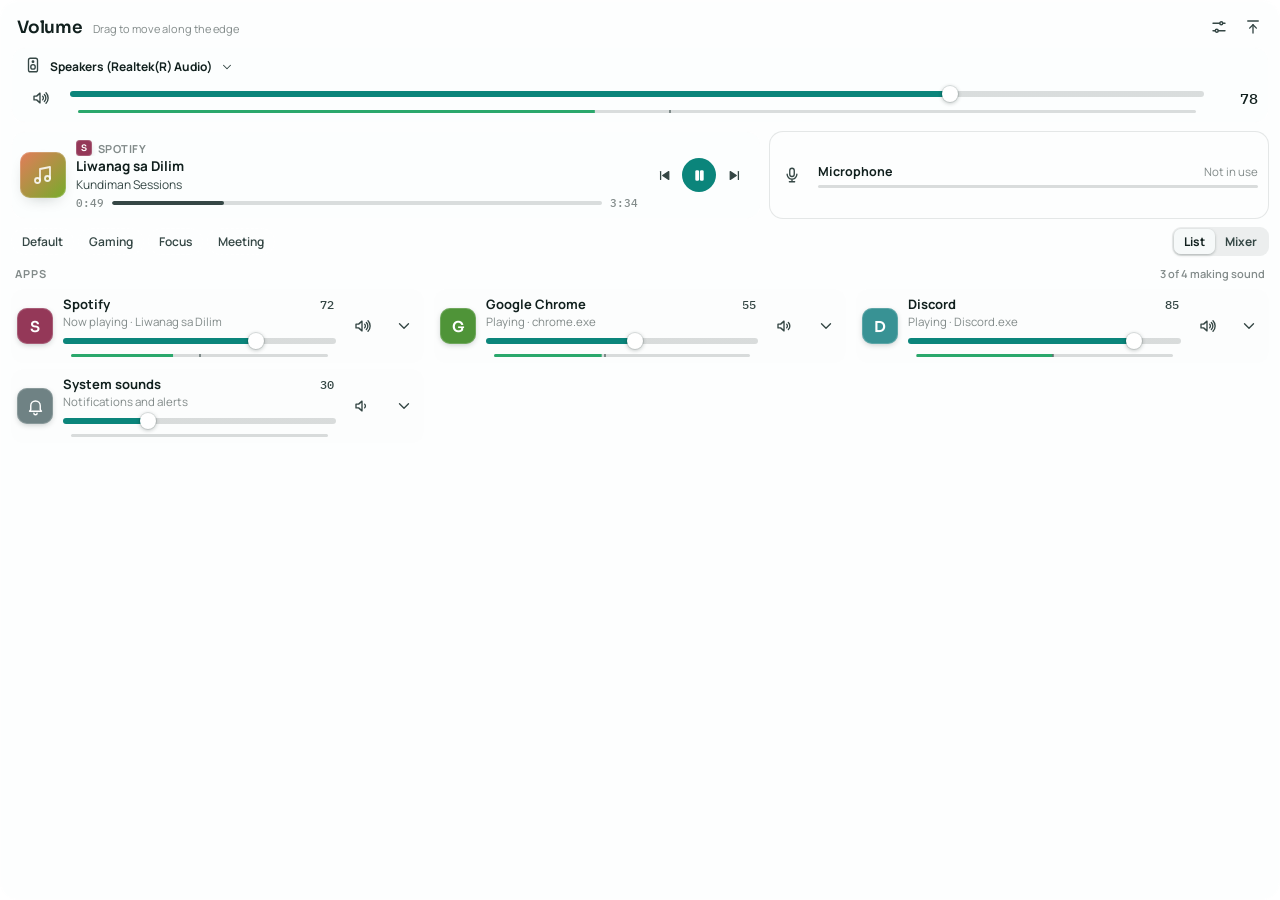
<file: src/GlassMixer.App/ui/index.html>
<!doctype html>
<html lang="en">
<head>
  <meta charset="utf-8">
  <title>Glass Mixer</title>
  <!-- The mockup's typefaces, shipped with the app (tools/get-fonts.ps1), so no internet is needed. -->
  <link rel="stylesheet" href="fonts/fonts.css">
  <link rel="stylesheet" href="app.css">
</head>
<body data-edge="top">
  <!-- The mixer. It lives at a screen edge; drag the header to move it along that edge or to another one. -->
  <section class="panel" id="panel" aria-label="Volume mixer" hidden>
    <header class="p-head" id="p-head">
      <div class="p-title"><h1>Volume</h1><span>Drag to move along the edge</span></div>
      <div class="p-actions">
        <button class="icon-btn" id="btn-look" aria-expanded="false" aria-controls="look" title="Appearance" aria-label="Appearance"></button>
        <button class="icon-btn" id="btn-tuck" title="Tuck away (Ctrl+Alt+V)" aria-label="Tuck away"></button>
      </div>
    </header>

    <div class="p-scroll" id="p-scroll">
      <div class="p-inner" id="p-inner">
        <section class="master" data-id="master">
          <label class="dev" for="dev"><span id="dev-icon"></span><span class="dev-wrap"><select id="dev" aria-label="Output device"></select><span id="dev-chev"></span></span></label>
          <div class="master-row">
            <button class="icon-btn mute" data-mute="master" aria-pressed="false" aria-label="Mute all"></button>
            <div>
              <input type="range" class="vol" id="vol-master" min="0" max="100" aria-label="Master volume">
              <div class="meter"><i></i><b></b></div>
            </div>
            <span class="val vval" id="val-master">0</span>
          </div>
        </section>

        <div class="media" id="media">
          <section class="np" id="np" aria-label="Now playing" hidden>
            <div class="np-art" id="np-art"></div>
            <div class="np-info">
              <button class="np-src" id="np-src" title="Switch to another app that's playing"></button>
              <span class="np-title" id="np-title"></span>
              <span class="np-artist" id="np-artist"></span>
              <div class="np-progress" id="np-progress"><span id="np-time">0:00</span><div class="np-bar"><i id="np-fill"></i></div><span id="np-len">0:00</span></div>
            </div>
            <div class="np-ctrl">
              <button class="icon-btn" id="np-prev" aria-label="Previous"></button>
              <button class="icon-btn np-play" id="np-play" aria-label="Pause"></button>
              <button class="icon-btn" id="np-next" aria-label="Next"></button>
            </div>
          </section>

          <section class="mic" id="mic" aria-label="Microphone" hidden>
            <button class="icon-btn mic-mute" id="mic-mute" aria-pressed="false" aria-label="Mute microphone"></button>
            <div>
              <div class="mic-top"><span class="mic-name" id="mic-name">Microphone</span><span class="mic-use" id="mic-use">Not in use</span></div>
              <div class="meter"><i id="mic-level"></i></div>
            </div>
          </section>
        </div>

        <section class="look" id="look" hidden aria-label="Appearance">
          <label class="look-row" for="opt-clear">Transparency <input type="range" id="opt-clear" min="0" max="100"><span class="val" id="val-clear"></span></label>
          <label class="look-row" for="opt-blur">Background blur <input type="range" id="opt-blur" min="0" max="40"><span class="val" id="val-blur"></span></label>
          <label class="look-check" for="opt-tuck"><input type="checkbox" id="opt-tuck"> Tuck away when the mouse leaves</label>
          <label class="look-check" for="opt-activity"><input type="checkbox" id="opt-activity"> Show activity on the pill</label>
          <span class="look-sub">Automatic profiles</span>
          <label class="look-check" for="auto-meeting"><input type="checkbox" id="auto-meeting"> Meeting while a call is on (an app is using the mic)<span class="look-note" data-note="meeting"></span></label>
          <label class="look-check" for="auto-gaming"><input type="checkbox" id="auto-gaming"> Gaming while a game is open<span class="look-note" data-note="gaming"></span></label>
          <label class="look-check" for="auto-focus"><input type="checkbox" id="auto-focus"> Focus on weekdays, 9:00 to 17:00<span class="look-note" data-note="focus"></span></label>
        </section>

        <div class="bar">
          <div class="chips" id="chips" role="group" aria-label="Sound profiles"></div>
          <div class="seg" role="group" aria-label="Layout">
            <button id="mode-list" aria-pressed="true">List</button>
            <button id="mode-board" aria-pressed="false">Mixer</button>
          </div>
        </div>

        <div class="section-label"><span>Apps</span><span id="app-count"></span></div>
        <ul class="list" id="list"></ul>
        <div class="board" id="board" hidden></div>
        <p class="empty" id="empty" hidden>No app is playing sound right now. Start music or a video and it shows up here.</p>
      </div>
    </div>
  </section>

  <!-- The pill: the mixer tucked away at its edge. Compact: what's playing, live sound bars and
       the volume. For a moment it grows to show what changed. -->
  <button class="island" id="island" aria-label="Show the volume mixer" hidden>
    <span class="isl-compact"><span class="isl-art" id="isl-art" hidden></span><span class="isl-bars"><i></i><i></i><i></i><i></i><i></i></span><span class="isl-val" id="isl-val">0</span></span>
    <span class="isl-live" id="isl-live"></span>
    <span class="isl-mic" id="isl-mic" hidden></span>
  </button>

  <div class="toast" id="toast" role="status" hidden></div>

  <script src="app.js"></script>
</body>
</html>
</file>
<file: src/GlassMixer.App/ui/fonts/fonts.css>
﻿/* Generated by tools/get-fonts.ps1 from Google Fonts. Licences: OFL-*.txt in this folder. */
/* latin-ext */
@font-face {
  font-family: 'IBM Plex Mono';
  font-style: normal;
  font-weight: 500;
  font-display: swap;
  src: url(ibmplexmono-latin-ext.woff2) format('woff2');
  unicode-range: U+0100-02BA, U+02BD-02C5, U+02C7-02CC, U+02CE-02D7, U+02DD-02FF, U+0304, U+0308, U+0329, U+1D00-1DBF, U+1E00-1E9F, U+1EF2-1EFF, U+2020, U+20A0-20AB, U+20AD-20C4, U+2113, U+2C60-2C7F, U+A720-A7FF;
}
/* latin */
@font-face {
  font-family: 'IBM Plex Mono';
  font-style: normal;
  font-weight: 500;
  font-display: swap;
  src: url(ibmplexmono-latin.woff2) format('woff2');
  unicode-range: U+0000-00FF, U+0131, U+0152-0153, U+02BB-02BC, U+02C6, U+02DA, U+02DC, U+0304, U+0308, U+0329, U+2000-206F, U+20AC, U+2122, U+2191, U+2193, U+2212, U+2215, U+FEFF, U+FFFD;
}
/* latin-ext */
@font-face {
  font-family: 'Manrope';
  font-style: normal;
  font-weight: 400 700;
  font-display: swap;
  src: url(manrope-latin-ext.woff2) format('woff2');
  unicode-range: U+0100-02BA, U+02BD-02C5, U+02C7-02CC, U+02CE-02D7, U+02DD-02FF, U+0304, U+0308, U+0329, U+1D00-1DBF, U+1E00-1E9F, U+1EF2-1EFF, U+2020, U+20A0-20AB, U+20AD-20C4, U+2113, U+2C60-2C7F, U+A720-A7FF;
}
/* latin */
@font-face {
  font-family: 'Manrope';
  font-style: normal;
  font-weight: 400 700;
  font-display: swap;
  src: url(manrope-latin.woff2) format('woff2');
  unicode-range: U+0000-00FF, U+0131, U+0152-0153, U+02BB-02BC, U+02C6, U+02DA, U+02DC, U+0304, U+0308, U+0329, U+2000-206F, U+20AC, U+2122, U+2191, U+2193, U+2212, U+2215, U+FEFF, U+FFFD;
}
/* latin-ext */
@font-face {
  font-family: 'Sora';
  font-style: normal;
  font-weight: 600;
  font-display: swap;
  src: url(sora-latin-ext.woff2) format('woff2');
  unicode-range: U+0100-02BA, U+02BD-02C5, U+02C7-02CC, U+02CE-02D7, U+02DD-02FF, U+0304, U+0308, U+0329, U+1D00-1DBF, U+1E00-1E9F, U+1EF2-1EFF, U+2020, U+20A0-20AB, U+20AD-20C4, U+2113, U+2C60-2C7F, U+A720-A7FF;
}
/* latin */
@font-face {
  font-family: 'Sora';
  font-style: normal;
  font-weight: 600;
  font-display: swap;
  src: url(sora-latin.woff2) format('woff2');
  unicode-range: U+0000-00FF, U+0131, U+0152-0153, U+02BB-02BC, U+02C6, U+02DA, U+02DC, U+0304, U+0308, U+0329, U+2000-206F, U+20AC, U+2122, U+2191, U+2193, U+2212, U+2215, U+FEFF, U+FFFD;
}
</file>
<file: src/GlassMixer.App/ui/app.css>
/* Glass Mixer UI: a straight port of the volume-mixer mockup.
   The blur behind the window comes from Windows (see Native.SetGlass); this page only
   adds the tinted glass colour on top, so --glass-a is the mockup's "Transparency". */
:root {
  --glass-rgb: 248 251 251;
  --glass-a: .30;
  --edge: rgb(255 255 255 / .72);
  --edge-2: rgb(17 32 30 / .10);
  --halo: rgb(255 255 255 / .55);
  --fg: #11201e; --fg-2: #354745; --fg-3: rgb(17 32 30 / .52);
  --accent: #0b857b; --accent-fg: #ffffff;
  --track: rgb(17 32 30 / .15);
  --hover: rgb(17 32 30 / .07);
  --thumb: #ffffff;
  --ok: #2aa86c; --warn: #dc9c25; --hot: #de553a;
  --shadow: rgb(14 30 28 / .30);
  --radius: 18px; /* the mockup's corner; MainWindow.CornerRadius clips the window to the same curve */
  --f-display: "Sora", "Segoe UI Variable Display", "Segoe UI", system-ui, sans-serif;
  --f-body: "Manrope", "Segoe UI Variable Text", "Segoe UI", system-ui, sans-serif;
  --f-mono: "IBM Plex Mono", "Cascadia Mono", Consolas, monospace;
  color-scheme: light;
}
@media (prefers-color-scheme: dark) {
  :root {
    --glass-rgb: 14 20 24;
    --edge: rgb(255 255 255 / .14); --edge-2: rgb(255 255 255 / .07);
    --halo: rgb(0 0 0 / .45);
    --fg: #edf4f3; --fg-2: #b3c3c1; --fg-3: rgb(237 244 243 / .50);
    --accent: #45cfc1; --accent-fg: #062421;
    --track: rgb(255 255 255 / .17);
    --hover: rgb(255 255 255 / .07);
    --thumb: #f2faf9;
    --shadow: rgb(0 0 0 / .55);
    color-scheme: dark;
  }
}

/* Registering --glass-a as a number lets it animate, so the tint eases in and out
   when adaptive contrast changes it (see tintNeeded in app.js) instead of jumping. */
@property --glass-a { syntax: '<number>'; inherits: true; initial-value: .3; }
:root { transition: --glass-a .25s ease; }

*, *::before, *::after { box-sizing: border-box; }
[hidden] { display: none !important; }
html, body { height: 100%; margin: 0; background: transparent; overflow: hidden; }
body { color: var(--fg); font-family: var(--f-body); font-size: 14px; user-select: none; cursor: default; }
button, select, input { font: inherit; color: inherit; }
svg { width: 18px; height: 18px; fill: none; stroke: currentColor; stroke-width: 1.8; stroke-linecap: round; stroke-linejoin: round; flex: none; }
:focus-visible { outline: 2px solid var(--accent); outline-offset: 2px; }


/* ---------- glass panel ---------- */
.panel {
  position: fixed; inset: 0;
  display: flex; flex-direction: column;
  container: mixer / inline-size;
  background: rgb(var(--glass-rgb) / var(--glass-a));
  border: 1px solid var(--edge); border-radius: var(--radius);
  box-shadow: inset 0 1px 0 var(--edge);

}

.p-head { display: flex; align-items: center; justify-content: space-between; gap: 8px; padding: 12px 12px 6px 18px; }
.p-title { display: flex; align-items: baseline; gap: 10px; min-width: 0; }
.p-title h1 { margin: 0; font-family: var(--f-display); font-weight: 600; font-size: 17px; letter-spacing: -.01em; }
.p-title span { font-size: 11px; color: var(--fg-3); white-space: nowrap; overflow: hidden; text-overflow: ellipsis; }
.p-actions { display: flex; gap: 2px; flex: none; }

.icon-btn {
  display: inline-grid; place-items: center; width: 32px; height: 32px; border-radius: 9px; flex: none;
  border: 0; background: transparent; color: var(--fg-2); cursor: pointer;
}
.icon-btn:hover { background: var(--hover); color: var(--fg); }
.icon-btn[aria-pressed="true"], .icon-btn[aria-expanded="true"] { color: var(--accent); }

.p-scroll {
  flex: 1 1 auto; min-height: 0; overflow-y: auto; overscroll-behavior: contain;
  padding: 0 12px 12px;
}
.p-inner { display: flex; flex-direction: column; gap: 10px; }
.p-inner > * { flex: none; }
.p-scroll::-webkit-scrollbar { width: 8px; }
.p-scroll::-webkit-scrollbar-thumb { background: var(--track); border-radius: 4px; border: 2px solid transparent; background-clip: padding-box; }

/* master */
.master {
  display: grid; gap: 8px; padding: 12px 12px 12px 14px; border-radius: 14px;
  background: rgb(var(--glass-rgb) / .35); border: 1px solid var(--edge);
}
.dev { position: relative; display: flex; align-items: center; gap: 8px; color: var(--fg-2); font-size: 12px; font-weight: 600; }
.dev-wrap { position: relative; display: flex; align-items: center; min-width: 0; }
.dev select {
  appearance: none; -webkit-appearance: none; border: 0; background: transparent; cursor: pointer;
  padding: 2px 22px 2px 0; font-weight: 700; color: var(--fg); min-width: 0; max-width: 100%; text-overflow: ellipsis;
}
.dev option { background: Canvas; color: CanvasText; }
.dev .chev { position: absolute; right: 0; pointer-events: none; width: 14px; height: 14px; }
.master-row { display: grid; grid-template-columns: auto 1fr 40px; align-items: center; gap: 10px; }
.val { font-family: var(--f-mono); font-size: 13px; font-variant-numeric: tabular-nums; text-align: right; color: var(--fg); }
.master .val { font-size: 15px; }

/* range */
input[type="range"] {
  -webkit-appearance: none; appearance: none; width: 100%; height: 22px; margin: 0; background: transparent; cursor: pointer;
  --fill: var(--accent); --a: 0%; --p: 50%;
}
/* The fill runs from --a to --p: from the left edge for volume, from the centre for balance. */
input[type="range"]::-webkit-slider-runnable-track {
  height: 6px; border-radius: 99px;
  background: linear-gradient(to right, var(--track) var(--a), var(--fill) var(--a), var(--fill) var(--p), var(--track) var(--p));
}
input[type="range"]::-webkit-slider-thumb {
  -webkit-appearance: none; width: 16px; height: 16px; margin-top: -5px; border-radius: 50%;
  background: var(--thumb); border: 0; box-shadow: 0 1px 4px var(--shadow), 0 0 0 1px var(--edge-2);
  transition: transform .12s;
}
input[type="range"]:active::-webkit-slider-thumb { transform: scale(1.18); }
input[type="range"]:disabled { cursor: not-allowed; opacity: .5; }
input[type="range"]:focus-visible { outline-offset: 4px; border-radius: 6px; }

.meter { position: relative; height: 3px; border-radius: 2px; background: var(--track); overflow: hidden; margin: 1px 8px 0; }
.meter i {
  position: absolute; inset: 0; clip-path: inset(0 100% 0 0);
  background: linear-gradient(90deg, var(--ok) 0 62%, var(--warn) 80%, var(--hot));
}
.meter b { position: absolute; top: 0; bottom: 0; width: 2px; left: 0; background: var(--fg-2); opacity: 0; }
.no-meters .meter, .no-meters .vmeter { visibility: hidden; }

/* look / appearance */
.look { display: grid; gap: 10px; padding: 12px 14px; border-radius: 14px; border: 1px dashed var(--edge); background: rgb(var(--glass-rgb) / .25); }
.look-row { display: grid; grid-template-columns: 96px 1fr 44px; align-items: center; gap: 10px; font-size: 12px; font-weight: 600; color: var(--fg-2); }
.look-row .span { grid-column: 2 / 4; justify-self: start; }
.look-check { display: flex; align-items: center; gap: 8px; font-size: 12px; font-weight: 600; color: var(--fg-2); cursor: pointer; }
.look-check input { accent-color: var(--accent); width: 16px; height: 16px; margin: 0; }

/* toolbar */
.bar { display: flex; flex-wrap: wrap; align-items: center; justify-content: space-between; gap: 8px; }
.chips { display: flex; flex-wrap: wrap; gap: 4px; }
.chip {
  border: 1px solid var(--edge); background: transparent; border-radius: 999px; padding: 4px 10px;
  font-size: 12px; font-weight: 600; color: var(--fg-2); cursor: pointer;
}
.chip:hover { background: var(--hover); color: var(--fg); }
.chip[aria-pressed="true"] { background: var(--accent); border-color: var(--accent); color: var(--accent-fg); text-shadow: none; }
.chip.unsaved { border-style: dashed; }
.seg { display: inline-flex; padding: 2px; border-radius: 9px; background: var(--hover); }
.seg button {
  border: 0; background: transparent; border-radius: 7px; padding: 4px 10px; font-size: 12px; font-weight: 700;
  color: var(--fg-2); cursor: pointer;
}
.seg button[aria-pressed="true"] { background: rgb(var(--glass-rgb) / .9); color: var(--fg); box-shadow: 0 1px 3px var(--shadow); }

.section-label {
  display: flex; justify-content: space-between; font-size: 11px; font-weight: 700;
  letter-spacing: .08em; text-transform: uppercase; color: var(--fg-3); padding: 2px 4px 0;
}
.section-label span:last-child { letter-spacing: 0; text-transform: none; font-weight: 600; }
.empty { margin: 2px 4px; font-size: 12px; color: var(--fg-3); }

/* list */
.list { list-style: none; margin: 0; padding: 0; display: grid; gap: 2px; }
.app { border-radius: 12px; padding: 8px 4px 8px 8px; transition: background .15s; }
.app:hover { background: var(--hover); }
.app.flash { animation: flash 1.1s ease-out; }
@keyframes flash { 0%, 30% { background: rgb(from var(--accent) r g b / .22); } }
.app-main { display: grid; grid-template-columns: 36px minmax(0, 1fr) auto auto; align-items: center; gap: 10px; }
.app-icon {
  width: 36px; height: 36px; border-radius: 10px; display: grid; place-items: center; color: #fff;
  background: var(--c); box-shadow: inset 0 0 0 1px rgb(255 255 255 / .18), 0 2px 6px -2px var(--shadow);
  font: 700 15px var(--f-display); text-shadow: none; transition: filter .2s, opacity .2s; overflow: hidden;
}
.app-icon svg { width: 19px; height: 19px; }
.app-icon.has-img { background: rgb(var(--glass-rgb) / .55); box-shadow: inset 0 0 0 1px var(--edge), 0 2px 6px -2px var(--shadow); }
.app-icon img { width: 24px; height: 24px; image-rendering: auto; }
.app-body { min-width: 0; display: grid; gap: 1px; }
.app-top { display: flex; align-items: baseline; justify-content: space-between; gap: 8px; padding-right: 2px; }
.app-name { font-weight: 700; font-size: 13px; white-space: nowrap; overflow: hidden; text-overflow: ellipsis; }
.app-sub { font-size: 11.5px; color: var(--fg-3); white-space: nowrap; overflow: hidden; text-overflow: ellipsis; }
.app .val { font-size: 12px; color: var(--fg-2); }
.is-muted .app-icon, .is-muted.strip .app-icon { filter: grayscale(1); opacity: .5; }
.is-muted input[type="range"] { --fill: var(--fg-3); }
.is-muted .val { color: var(--fg-3); }
.is-muted .mute { color: var(--hot); }
.more svg { transition: transform .2s; }
.more[aria-expanded="true"] svg { transform: rotate(180deg); }

.app-extra { display: grid; gap: 8px; margin: 8px 0 2px 46px; padding: 10px 12px; border-radius: 10px; background: rgb(var(--glass-rgb) / .35); }
.extra-row { display: grid; grid-template-columns: 64px minmax(0, 1fr) 52px; align-items: center; gap: 10px; font-size: 12px; font-weight: 600; color: var(--fg-2); }
.extra-row select {
  grid-column: 2 / 4; min-width: 0; padding: 5px 8px; border-radius: 8px;
  border: 1px solid var(--edge); background: rgb(var(--glass-rgb) / .6); font-size: 12px; font-weight: 600;
}
.extra-row select:disabled { opacity: .55; cursor: not-allowed; }
.extra-row .val { font-size: 11px; }
.extra-note { margin: 0; font-size: 11px; color: var(--fg-3); }

/* mixer board */

.board { display: flex; gap: 4px; overflow-x: auto; padding: 4px 2px 10px; }
.strip {
  flex: 1 0 60px; max-width: 104px; display: grid; grid-template-rows: auto 1fr auto auto auto;
  justify-items: center; gap: 8px; padding: 10px 0 8px; border-radius: 12px;
}
.strip:hover { background: var(--hover); }
.strip.master-strip { flex: 1 0 68px; background: rgb(var(--glass-rgb) / .35); border: 1px solid var(--edge); margin-right: 6px; }
.strip .app-icon { width: 30px; height: 30px; border-radius: 9px; font-size: 13px; }
.strip .app-icon svg { width: 16px; height: 16px; }
.strip .app-icon img { width: 20px; height: 20px; }
.fader-zone { display: flex; gap: 6px; min-height: 160px; }
.vmeter { position: relative; width: 4px; border-radius: 2px; background: var(--track); overflow: hidden; }
.vmeter i {
  position: absolute; inset: 0; clip-path: inset(100% 0 0 0);
  background: linear-gradient(0deg, var(--ok) 0 62%, var(--warn) 80%, var(--hot));
}
.fader { --p: 50%; --fill: var(--accent); position: relative; width: 26px; cursor: ns-resize; touch-action: none; border-radius: 8px; }
.fader::before, .fader .fill { content: ""; position: absolute; left: 50%; width: 6px; transform: translateX(-50%); border-radius: 99px; }
.fader::before { top: 0; bottom: 0; background: var(--track); }
.fader .fill { bottom: 0; height: var(--p); background: var(--fill); }
.fader .knob {
  position: absolute; left: 50%; bottom: var(--p); width: 26px; height: 14px; transform: translate(-50%, 50%);
  border-radius: 5px; background: var(--thumb); box-shadow: 0 2px 5px var(--shadow), 0 0 0 1px var(--edge-2);
}
.fader .knob::after { content: ""; position: absolute; left: 6px; right: 6px; top: 50%; height: 2px; margin-top: -1px; border-radius: 1px; background: var(--fill); }
.is-muted .fader { --fill: var(--fg-3); }
.strip-name { width: 100%; padding: 0 4px; text-align: center; font-size: 11px; font-weight: 600; color: var(--fg-2); white-space: nowrap; overflow: hidden; text-overflow: ellipsis; }
.strip .icon-btn { width: 28px; height: 28px; }

.toast {
  position: fixed; left: 50%; bottom: 14px; z-index: 30; transform: translateX(-50%); max-width: calc(100% - 32px);
  padding: 8px 12px; border-radius: 10px; font-size: 12px; font-weight: 600; text-shadow: none;
  background: var(--fg); color: rgb(var(--glass-rgb)); box-shadow: 0 8px 24px -8px var(--shadow);
}

/* ---------- the panel adapts to its own width ---------- */
@container mixer (min-width: 560px) {
  .list { grid-template-columns: repeat(2, minmax(0, 1fr)); gap: 6px 10px; align-items: start; }
  .app { background: rgb(var(--glass-rgb) / .22); }
  .master-row { gap: 14px; }
}
@container mixer (min-width: 840px) {
  .list { grid-template-columns: repeat(3, minmax(0, 1fr)); }
}
/* Hide hints before they get cut off mid-word or wrap onto a second line. */
@container mixer (max-width: 430px) {
  .p-title span { display: none; }
}
@container mixer (max-width: 340px) {
  .app-sub { display: none; }
  .app-main { gap: 8px; }
  .chip { padding: 3px 8px; }
  .look-row { grid-template-columns: 78px 1fr 40px; }
  .app-extra { margin-left: 0; }
  .extra-row { grid-template-columns: 54px minmax(0, 1fr) 46px; }
}
@container mixer (max-width: 290px) {
  .more, .section-label span:last-child, .chips { display: none; }
  .app-main { grid-template-columns: 30px minmax(0, 1fr) auto; }
  .app .app-icon { width: 30px; height: 30px; border-radius: 9px; }
  .app-extra { display: none !important; }
  .master { padding: 10px; }
}
/* ---------- Now Playing and the microphone ---------- */
/* Side by side when the mixer is wide (docked at the top). */
.media { display: grid; gap: 8px; }
.media:not(:has(> :not([hidden]))) { display: none; }
@container mixer (min-width: 560px) {
  .media:has(> .np:not([hidden])):has(> .mic:not([hidden])) { grid-template-columns: minmax(0, 1.5fr) minmax(0, 1fr); align-items: stretch; }
  .media .mic { align-content: center; }
}

/* Now Playing: the song or video playing, with controls (like macOS Control Center). */
.np {
  display: grid; grid-template-columns: 58px minmax(0, 1fr) auto; align-items: center; gap: 12px;
  padding: 10px 12px 10px 10px; border-radius: 14px; background: rgb(var(--glass-rgb) / .35); border: 1px solid var(--edge);
}
.np-art {
  width: 58px; height: 58px; border-radius: 12px; display: grid; place-items: center; color: rgb(255 255 255 / .85); overflow: hidden;
  background: linear-gradient(135deg, var(--a1, #5b8def), var(--a2, #a35bd6)); box-shadow: 0 6px 16px -8px var(--shadow), inset 0 0 0 1px rgb(255 255 255 / .18);
}
.np-art img { width: 100%; height: 100%; object-fit: cover; }
.np-art svg { width: 24px; height: 24px; }
.np-info { min-width: 0; display: grid; gap: 1px; }
.np-src {
  display: inline-flex; align-items: center; gap: 6px; justify-self: start; max-width: 100%; border: 0; background: none; padding: 0; cursor: pointer;
  font-size: 11px; font-weight: 700; letter-spacing: .04em; text-transform: uppercase; color: var(--fg-3); white-space: nowrap; overflow: hidden;
}
.np-src .app-icon { width: 16px; height: 16px; border-radius: 4px; font-size: 9px; flex: none; }
.np-src .app-icon img { width: 12px; height: 12px; }
.np-src .app-icon svg { width: 10px; height: 10px; }
.np-src:hover:not(:disabled) { color: var(--fg-2); }
.np-src:disabled { cursor: default; }
.np-title { font-weight: 700; font-size: 13.5px; white-space: nowrap; overflow: hidden; text-overflow: ellipsis; }
.np-artist { font-size: 12px; color: var(--fg-2); white-space: nowrap; overflow: hidden; text-overflow: ellipsis; }
.np-artist:empty { display: none; }
.np-progress { display: grid; grid-template-columns: auto 1fr auto; align-items: center; gap: 8px; margin-top: 4px; font: 500 10.5px var(--f-mono); color: var(--fg-3); font-variant-numeric: tabular-nums; }
.np-bar { height: 4px; border-radius: 99px; background: var(--track); overflow: hidden; }
.np-bar i { display: block; height: 100%; width: 0; background: var(--fg-2); border-radius: inherit; }
.np-ctrl { display: flex; align-items: center; gap: 2px; }
.np-ctrl .np-play { width: 38px; height: 38px; border-radius: 50%; background: var(--accent); color: var(--accent-fg); }
.np-ctrl .np-play:hover { background: var(--accent); filter: brightness(1.08); color: var(--accent-fg); }
.np-ctrl svg { width: 17px; height: 17px; }
.np-ctrl .np-play svg { fill: currentColor; }
.np-ctrl .icon-btn:disabled { opacity: .35; cursor: default; background: none; }
@container mixer (max-width: 360px) {
  .np { grid-template-columns: 48px minmax(0, 1fr); }
  .np-art { width: 48px; height: 48px; }
  .np-ctrl { grid-column: 1 / -1; justify-content: center; }
}

/* Microphone: level, mute, and which app is using it (the orange dot, as on macOS). */
:root { --mic: #ff9f0a; }
.mic {
  display: grid; grid-template-columns: auto minmax(0, 1fr); align-items: center; gap: 10px;
  padding: 8px 12px 8px 8px; border-radius: 14px; background: rgb(var(--glass-rgb) / .22); border: 1px solid var(--edge-2);
}
.mic-top { display: flex; justify-content: space-between; align-items: baseline; gap: 8px; min-width: 0; }
.mic-name { font-weight: 700; font-size: 12.5px; white-space: nowrap; }
.mic-use { font-size: 11.5px; color: var(--fg-3); white-space: nowrap; overflow: hidden; text-overflow: ellipsis; }
.mic.in-use .mic-use { color: var(--fg-2); }
.mic.in-use .mic-use::before { content: ""; display: inline-block; width: 7px; height: 7px; margin-right: 6px; border-radius: 50%; background: var(--mic); vertical-align: 1px; box-shadow: 0 0 6px var(--mic); }
.mic .meter { margin: 5px 0 0; }
.mic.muted .mic-mute { color: var(--hot); }
.mic.muted .mic-name::after { content: " · muted"; font-weight: 600; color: var(--hot); }

/* Automatic profiles: the chip a rule switched on says so. */
.chip[data-auto="true"]::after { content: "auto"; margin-left: 6px; padding: 1px 5px; border-radius: 99px; font-size: 9.5px; font-weight: 700; letter-spacing: .04em; text-transform: uppercase; background: rgb(0 0 0 / .18); }
.look-sub { margin-top: 2px; font-size: 11px; font-weight: 700; letter-spacing: .08em; text-transform: uppercase; color: var(--fg-3); }
.look-note { font-weight: 500; color: var(--fg-3); }
.look-note:not(:empty)::before { content: " · "; }

/* ---------- the pill: the mixer tucked away at its edge ----------
   The window is exactly the pill's size (MainWindow), so the pill fills the page. */
.island {
  position: fixed; inset: 0; display: flex; align-items: center; justify-content: center; gap: 8px;
  padding: 0 12px; border: 1px solid var(--edge); border-radius: 99px; cursor: pointer; overflow: hidden;
  color: var(--fg); font: inherit; text-shadow: 0 1px 1px var(--halo);
  background: rgb(var(--glass-rgb) / max(var(--glass-a), .55));
  box-shadow: inset 0 1px 0 var(--edge);
}
.island:hover { box-shadow: inset 0 1px 0 var(--edge), inset 0 0 0 2px rgb(from var(--accent) r g b / .45); }
body:not([data-edge="top"]) .island:not(.live) { flex-direction: column; padding: 12px 0; }
.island.live { border-radius: 22px; padding: 0 14px; }

.isl-compact { display: flex; align-items: center; gap: 8px; }
body:not([data-edge="top"]) .isl-compact { flex-direction: column; }
.island.live .isl-compact { display: none; }
.isl-bars { display: flex; align-items: center; gap: 3px; height: 16px; }
body:not([data-edge="top"]) .isl-bars { flex-direction: column; width: 16px; height: auto; }
.isl-bars i { display: block; width: 3px; height: 16px; border-radius: 2px; background: var(--accent); transform-origin: center; transform: scaleY(.15); }
body:not([data-edge="top"]) .isl-bars i { width: 16px; height: 3px; transform: scaleX(.15); }
.isl-val { font: 500 12px var(--f-mono); font-variant-numeric: tabular-nums; }
body:not([data-edge="top"]) .isl-val { font-size: 10.5px; }
.island.muted .isl-bars i { background: var(--fg-3); }
.island.muted .isl-val { color: var(--hot); }
.isl-art { width: 20px; height: 20px; flex: none; border-radius: 6px; overflow: hidden; background: linear-gradient(135deg, var(--a1, #5b8def), var(--a2, #a35bd6)); box-shadow: inset 0 0 0 1px rgb(255 255 255 / .2); }
.isl-art img { width: 100%; height: 100%; object-fit: cover; display: block; }

.isl-live { display: none; align-items: center; gap: 12px; width: 100%; min-width: 0; animation: isl-in .3s ease both .08s; }
.island.live .isl-live { display: flex; }
@keyframes isl-in { from { opacity: 0; translate: 0 4px; } }
.isl-icon { width: 34px; height: 34px; flex: none; display: grid; place-items: center; border-radius: 10px; background: var(--hover); color: var(--accent); overflow: hidden; }
.isl-icon.muted { color: var(--hot); }
.isl-icon .app-icon { width: 34px; height: 34px; }
.isl-icon.art { background: linear-gradient(135deg, var(--a1, #5b8def), var(--a2, #a35bd6)); color: #fff; }
.isl-icon.art img { width: 100%; height: 100%; object-fit: cover; }
.isl-icon.mic { background: var(--mic); color: #241400; }
.isl-text { display: grid; min-width: 0; flex: 1; text-align: left; line-height: 1.25; }
.isl-text b { font-size: 13px; font-weight: 700; white-space: nowrap; overflow: hidden; text-overflow: ellipsis; }
.isl-text small { font-size: 11.5px; color: var(--fg-3); white-space: nowrap; overflow: hidden; text-overflow: ellipsis; }
.isl-bar { width: 72px; height: 6px; flex: none; border-radius: 99px; background: var(--track); overflow: hidden; }
.isl-bar i { display: block; height: 100%; border-radius: inherit; background: var(--accent); }
.isl-num { width: 26px; flex: none; text-align: right; font: 500 12.5px var(--f-mono); font-variant-numeric: tabular-nums; }
.isl-eq { display: flex; align-items: flex-end; gap: 3px; height: 18px; flex: none; }
.isl-eq i { width: 3px; height: 18px; border-radius: 2px; background: var(--accent); transform-origin: bottom; transform: scaleY(.3); }
.isl-mic {
  position: absolute; top: 7px; right: 9px; width: 7px; height: 7px; border-radius: 50%;
  background: var(--mic); box-shadow: 0 0 0 2px rgb(var(--glass-rgb) / .8), 0 0 8px var(--mic);
}
body:not([data-edge="top"]) .isl-mic { top: 9px; right: auto; left: 50%; translate: -50% 0; }
.island.live .isl-mic { top: 9px; right: 11px; left: auto; translate: none; }
.isl-dot { width: 9px; height: 9px; flex: none; border-radius: 50%; background: var(--mic); box-shadow: 0 0 10px var(--mic); animation: mic-pulse 1.2s ease-in-out infinite alternate; }
@keyframes mic-pulse { from { opacity: .45; } }

/* ---------- at the top: small (about 640 × 320) ---------- */
body[data-edge="top"] .p-head { padding: 10px 10px 4px 16px; }
body[data-edge="top"] .p-scroll { padding: 0 10px 10px; }
body[data-edge="top"] .p-inner { gap: 8px; }
body[data-edge="top"] .master { padding: 8px 10px 8px 12px; gap: 4px; }
body[data-edge="top"] .np { padding: 8px 10px 8px 8px; gap: 10px; grid-template-columns: 46px minmax(0, 1fr) auto; }
body[data-edge="top"] .np-art { width: 46px; height: 46px; border-radius: 10px; }
body[data-edge="top"] .np-ctrl .np-play { width: 34px; height: 34px; }
body[data-edge="top"] .np-progress { margin-top: 2px; }
body[data-edge="top"] .mic { padding: 6px 10px 6px 6px; }
body[data-edge="top"] .app { padding: 6px 4px 6px 6px; }
.island { cursor: grab; }

/* ---------- coming and going ---------- */
/* The panel slides in from its edge; the pill pops in. */
.panel.in { animation: in-top .26s cubic-bezier(.2, .9, .25, 1); }
body[data-edge="left"] .panel.in { animation-name: in-left; }
body[data-edge="right"] .panel.in { animation-name: in-right; }
@keyframes in-top { from { transform: translateY(-22px); opacity: 0; } }
@keyframes in-left { from { transform: translateX(-22px); opacity: 0; } }
@keyframes in-right { from { transform: translateX(22px); opacity: 0; } }
.panel.out { animation: out-top .14s ease-in forwards; }
body[data-edge="left"] .panel.out { animation-name: out-left; }
body[data-edge="right"] .panel.out { animation-name: out-right; }
@keyframes out-top { to { transform: translateY(-22px); opacity: 0; } }
@keyframes out-left { to { transform: translateX(-22px); opacity: 0; } }
@keyframes out-right { to { transform: translateX(22px); opacity: 0; } }
.pop { animation: pop .22s cubic-bezier(.2, .9, .3, 1.2); }
@keyframes pop { from { transform: scale(.85); opacity: 0; } }

@media (prefers-reduced-motion: reduce) {
  .app.flash, .pop, .panel.in, .panel.out, .isl-live, .isl-dot { animation: none; }
  * { transition: none !important; }
}
</file>
